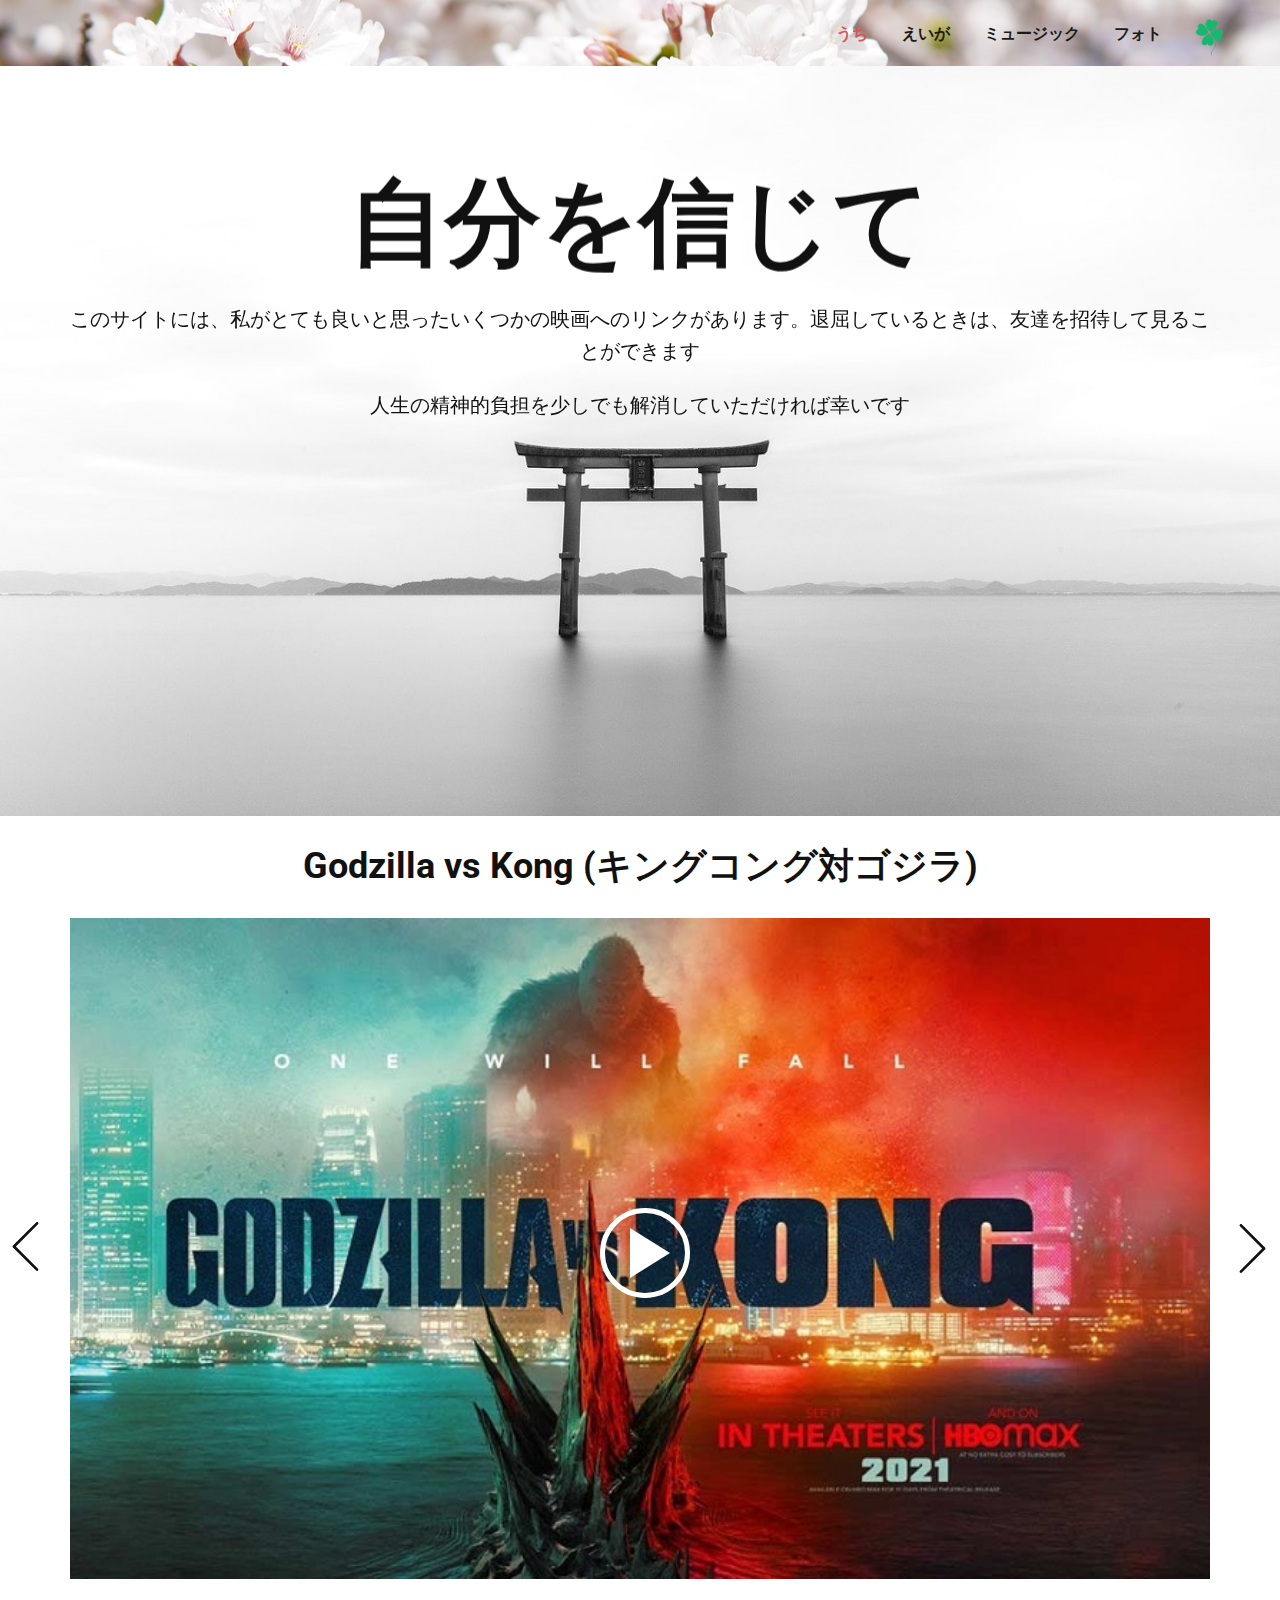
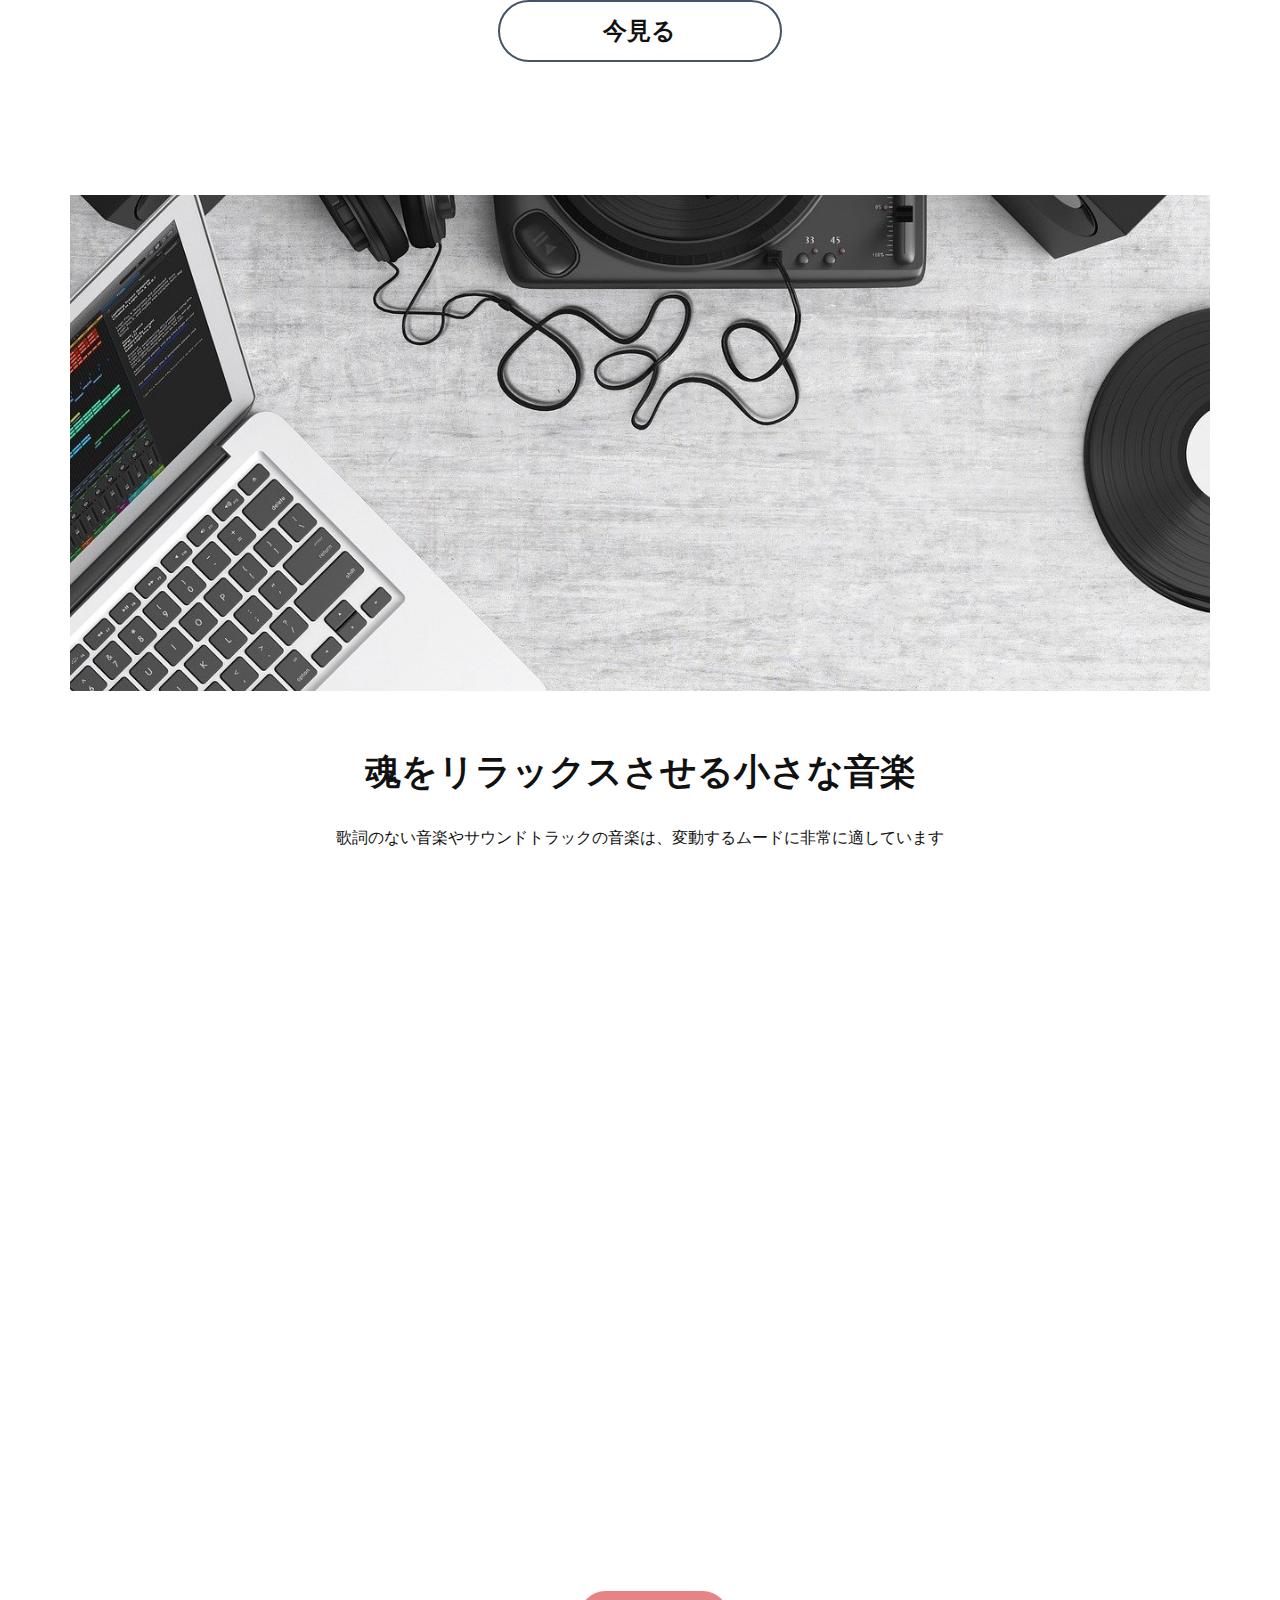
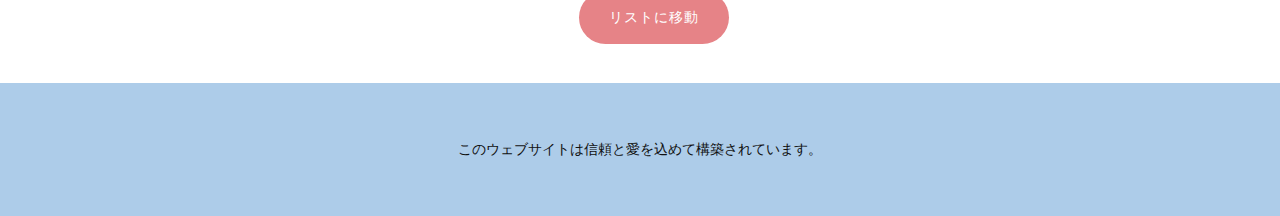
<file: index.html>
<!DOCTYPE html>
<html style="font-size: 16px;">

<head>
  <meta name="viewport" content="width=device-width, initial-scale=1.0">
  <meta charset="utf-8">
  <meta name="keywords" content="自分を信じて">
  <meta name="description" content="​このウェブサイトは、退屈で退屈な流行の日の精神を強化することを目的として作成されました">
  <meta name="page_type" content="np-template-header-footer-from-plugin">
  <title>お願いだから泣かないで</title>
  <link rel="apple-touch-icon" sizes="180x180" href="favicon/apple-touch-icon.png">
  <link rel="icon" type="image/png" sizes="32x32" href="favicon/favicon-32x32.png">
  <link rel="icon" type="image/png" sizes="16x16" href="favicon/favicon-16x16.png">
  <link rel="manifest" href="favicon/site.webmanifest">
  <link rel="stylesheet" href="nicepage.css" media="screen">
  <link rel="stylesheet" href="うち.css" media="screen">
  <script class="u-script" type="text/javascript" src="jquery.js" defer=""></script>
  <script class="u-script" type="text/javascript" src="nicepage.js" defer=""></script>
  <meta name="generator" content="Nicepage 3.23.0, nicepage.com">








  <link id="u-theme-google-font" rel="stylesheet"
    href="https://fonts.googleapis.com/css?family=Roboto:100,100i,300,300i,400,400i,500,500i,700,700i,900,900i|Open+Sans:300,300i,400,400i,600,600i,700,700i,800,800i">






  <script type="application/ld+json">
    {
      "@context": "http://schema.org",
      "@type": "Organization",
      "name": "",
      "logo": "images/istockphoto-1254566487-612x612-removebg-preview.png"
    }
  </script>
  <meta name="theme-color" content="#478ac9">
  <meta property="og:title" content="うち">
  <meta property="og:description" content="​このウェブサイトは、退屈で退屈な流行の日の精神を強化することを目的として作成されました">
  <meta property="og:type" content="website">
</head>

<body data-home-page="うち.html" data-home-page-title="うち" class="u-body">
  <header class="u-clearfix u-header u-image u-sticky u-sticky-8713 u-valign-middle-sm u-header" id="sec-ef96"
    data-image-width="1280" data-image-height="855">
    <div class="u-clearfix u-sheet u-sheet-1">
      <a href="うち.html" data-page-id="220400551" class="u-image u-image-default u-logo u-image-1" data-image-width="500"
        data-image-height="500" title="うち">
        <img src="images/istockphoto-1254566487-612x612-removebg-preview.png" class="u-logo-image u-logo-image-1">
      </a>
      <nav class="u-menu u-menu-dropdown u-offcanvas u-menu-1" data-responsive-from="MD">
        <div class="menu-collapse"
          style="font-size: 1rem; letter-spacing: 0px; font-weight: 700; text-transform: uppercase;">
          <a class="u-button-style u-custom-active-border-color u-custom-active-color u-custom-border u-custom-border-color u-custom-border-radius u-custom-borders u-custom-hover-border-color u-custom-hover-color u-custom-left-right-menu-spacing u-custom-padding-bottom u-custom-text-active-color u-custom-text-color u-custom-text-hover-color u-custom-top-bottom-menu-spacing u-nav-link u-text-active-palette-1-base u-text-hover-palette-2-base"
            href="#" style="font-size: calc(1em + 10px); padding: 5px 0px;">
            <svg>
              <use xmlns:xlink="http://www.w3.org/1999/xlink" xlink:href="#menu-hamburger"></use>
            </svg>
            <svg version="1.1" xmlns="http://www.w3.org/2000/svg" xmlns:xlink="http://www.w3.org/1999/xlink">
              <defs>
                <symbol id="menu-hamburger" viewBox="0 0 16 16" style="width: 16px; height: 16px;">
                  <rect y="1" width="16" height="2"></rect>
                  <rect y="7" width="16" height="2"></rect>
                  <rect y="13" width="16" height="2"></rect>
                </symbol>
              </defs>
            </svg>
          </a>
        </div>
        <div class="u-custom-menu u-nav-container">
          <ul class="u-nav u-spacing-30 u-unstyled u-nav-1">
            <li class="u-nav-item"><a
                class="u-button-style u-nav-link u-text-active-palette-2-base u-text-grey-90 u-text-hover-grey-90"
                href="うち.html" style="padding: 14px 0px;">うち</a>
            </li>
            <li class="u-nav-item"><a
                class="u-button-style u-nav-link u-text-active-palette-2-base u-text-grey-90 u-text-hover-grey-90"
                href="えいが.html" style="padding: 14px 0px;">えいが</a>
            </li>
            <li class="u-nav-item"><a
                class="u-button-style u-nav-link u-text-active-palette-2-base u-text-grey-90 u-text-hover-grey-90"
                href="ミュージック.html" style="padding: 14px 0px;">ミュージック</a>
            </li>
            <li class="u-nav-item"><a
                class="u-button-style u-nav-link u-text-active-palette-2-base u-text-grey-90 u-text-hover-grey-90"
                style="padding: 14px 0px;">フォト</a>
            </li>
          </ul>
        </div>
        <div class="u-custom-menu u-nav-container-collapse">
          <div class="u-black u-container-style u-inner-container-layout u-opacity u-opacity-95 u-sidenav">
            <div class="u-sidenav-overflow">
              <div class="u-menu-close"></div>
              <ul class="u-align-center u-nav u-popupmenu-items u-unstyled u-nav-2">
                <li class="u-nav-item"><a class="u-button-style u-nav-link" href="うち.html"
                    style="padding: 16px 0px;">うち</a>
                </li>
                <li class="u-nav-item"><a class="u-button-style u-nav-link" href="えいが.html"
                    style="padding: 16px 0px;">えいが</a>
                </li>
                <li class="u-nav-item"><a class="u-button-style u-nav-link" href="ミュージック.html"
                    style="padding: 16px 0px;">ミュージック</a>
                </li>
                <li class="u-nav-item"><a class="u-button-style u-nav-link" style="padding: 16px 0px;">フォト</a>
                </li>
              </ul>
            </div>
          </div>
          <div class="u-black u-menu-overlay u-opacity u-opacity-70"></div>
        </div>
      </nav>
    </div>
  </header>
  <section class="skrollable u-align-center u-clearfix u-image u-parallax u-section-1" src="" id="sec-85e0"
    data-image-width="1280" data-image-height="854">
    <div class="u-clearfix u-sheet u-sheet-1">
      <h1 class="u-align-center u-text u-text-default u-title u-text-1" data-animation-name="slideIn"
        data-animation-duration="1000" data-animation-delay="0" data-animation-direction="Down">自分を信じて</h1>
      <p class="u-align-center u-large-text u-text u-text-variant u-text-2" data-animation-name="fadeIn"
        data-animation-duration="1500" data-animation-delay="1000" data-animation-direction="">
        このサイトには、私がとても良いと思ったいくつかの映画へのリンクがあ​​ります。退屈しているときは、友達を招待して見ることができます</p>
      <h5 class="u-align-center u-text u-text-default u-text-3" data-animation-name="fadeIn"
        data-animation-duration="1500" data-animation-delay="2000" data-animation-direction="">
        人生の精神的負担を少しでも解消していただければ幸いです</h5>
    </div>
  </section>
  <section id="carousel_d64b" class="u-carousel u-carousel-fade u-slide u-valign-middle-xs u-block-33c3-1"
    data-u-ride="false" data-interval="0" data-pause="false">
    <ol
      class="u-absolute-hcenter-lg u-absolute-hcenter-xl u-absolute-hcenter-xs u-carousel-indicators u-hidden-lg u-hidden-xl u-block-33c3-5">
      <li data-u-target="#carousel_d64b" class="u-active u-active-black u-grey-30" data-u-slide-to="0"
        style="background-image: none; height: 6px; width: 20px;"></li>
      <li data-u-target="#carousel_d64b" class="u-active-black u-grey-30" data-u-slide-to="1"
        style="background-image: none; height: 6px; width: 20px;"></li>
      <li data-u-target="#carousel_d64b" class="u-active-black u-grey-30" data-u-slide-to="2"
        style="background-image: none; height: 6px; width: 20px;"></li>
      <li data-u-target="#carousel_d64b" class="u-active-black u-grey-30" data-u-slide-to="3"
        style="background-image: none; height: 6px; width: 20px;"></li>
      <li data-u-target="#carousel_d64b" class="u-active-black u-grey-30"
        style="background-image: none; height: 6px; width: 20px;" data-u-slide-to="4"></li>
      <li data-u-target="#carousel_d64b" class="u-active-black u-grey-30"
        style="background-image: none; height: 6px; width: 20px;" data-u-slide-to="5"></li>
      <li data-u-target="#carousel_d64b" class="u-active-black u-grey-30"
        style="background-image: none; height: 6px; width: 20px;" data-u-slide-to="6"></li>
      <li data-u-target="#carousel_d64b" class="u-active-black u-grey-30"
        style="background-image: none; height: 6px; width: 20px;" data-u-slide-to="7"></li>
    </ol>
    <div class="u-carousel-inner" role="listbox">
      <div class="u-active u-align-center u-carousel-item u-clearfix u-white u-section-2-1">
        <div class="u-clearfix u-sheet u-sheet-1">
          <h2 class="u-text u-text-default u-text-1">Godzilla vs Kong (キングコング対ゴジラ)</h2>
          <div class="u-expanded-width-xs u-video u-video-contain u-video-1">
            <div class="embed-responsive embed-responsive-1">
              <iframe style="position: absolute;top: 0;left: 0;width: 100%;height: 100%;" class="embed-responsive-item"
                data-src="https://www.youtube.com/embed/odM92ap8_c0?mute=0&amp;showinfo=1&amp;controls=1&amp;start=0"
                data-poster="images/Godzilla-Kong-Film-5421a1.jpg" frameborder="0" allowfullscreen=""></iframe>
              <button class="u-video-poster u-video-poster-1" data-src="images/Godzilla-Kong-Film-5421a1.jpg"></button>
            </div>
          </div>
          <a href="https://phimmoiplus.net/info/godzilla-dai-chien-kong-pm8757"
            class="u-border-2 u-border-palette-1-dark-2 u-btn u-btn-round u-button-style u-hover-black u-radius-50 u-white u-btn-1"
            target="_blank"> 今見る</a>
        </div>
      </div>
      <div class="u-align-center u-carousel-item u-clearfix u-section-2-2">
        <div class="u-clearfix u-sheet u-sheet-1">
          <h2 class="u-text u-text-default u-text-1">
            <span style="font-weight: 700;">A Quiet Place</span> (<b>クワイエット・プレイス)</b>
          </h2>
          <div class="u-expanded-width-xs u-video u-video-contain u-video-1">
            <div class="embed-responsive embed-responsive-1">
              <iframe style="position: absolute;top: 0;left: 0;width: 100%;height: 100%;" class="embed-responsive-item"
                data-src="https://www.youtube.com/embed/WR7cc5t7tv8?mute=0&amp;showinfo=1&amp;controls=1&amp;start=0"
                data-poster="images/A-Quiet-Place-film.jpg" frameborder="0" allowfullscreen=""></iframe>
              <button class="u-video-poster u-video-poster-1" data-src="images/A-Quiet-Place-film.jpg"></button>
            </div>
          </div>
          <a href="https://phimmoiplus.net/info/vung-dat-cam-lang-pm390"
            class="u-border-2 u-border-palette-1-dark-2 u-btn u-btn-round u-button-style u-hover-black u-radius-50 u-white u-btn-1"
            target="_blank"> 今見る</a>
        </div>
      </div>
      <div class="u-align-center u-carousel-item u-clearfix u-section-2-3">
        <div class="u-clearfix u-sheet u-sheet-1">
          <h2 class="u-text u-text-default u-text-1"> A Quiet Place Part II&nbsp;(<b></b>クワイエット・プレイス 破られた沈黙<b>)</b>
          </h2>
          <div class="u-expanded-width-xs u-video u-video-contain u-video-1">
            <div class="embed-responsive embed-responsive-1">
              <iframe style="position: absolute;top: 0;left: 0;width: 100%;height: 100%;" class="embed-responsive-item"
                data-src="https://www.youtube.com/embed/BpdDN9d9Jio?mute=0&amp;showinfo=1&amp;controls=1&amp;start=0"
                data-poster="images/quiet-place-2.jpg" frameborder="0" allowfullscreen=""></iframe>
              <button class="u-video-poster u-video-poster-1" data-src="images/quiet-place-2.jpg"></button>
            </div>
          </div>
          <a href="https://phimmoiplus.net/info/vung-dat-cam-lang-2-pm7931"
            class="u-border-2 u-border-palette-1-dark-2 u-btn u-btn-round u-button-style u-hover-black u-radius-50 u-white u-btn-1"
            target="_blank"> 今見る</a>
        </div>
      </div>
      <div class="u-align-center u-carousel-item u-clearfix u-section-2-4">
        <div class="u-clearfix u-sheet u-sheet-1">
          <h2 class="u-text u-text-default u-text-1">The Suicide Squad (スーサイド・スクワッド)</h2>
          <div class="u-expanded-width-xs u-video u-video-contain u-video-1">
            <div class="embed-responsive embed-responsive-1">
              <iframe style="position: absolute;top: 0;left: 0;width: 100%;height: 100%;" class="embed-responsive-item"
                data-src="https://www.youtube.com/embed/eg5ciqQzmK0?mute=0&amp;showinfo=1&amp;controls=1&amp;start=0"
                data-poster="images/The-Suicide-Squad-Online-Quad-1200.jpg" frameborder="0" allowfullscreen=""></iframe>
              <button class="u-video-poster u-video-poster-1"
                data-src="images/The-Suicide-Squad-Online-Quad-1200.jpg"></button>
            </div>
          </div>
          <a href="https://vphimzz.net/phim/the-suicide-squad-biet-doi-cam-tu-AHAFE/"
            class="u-border-2 u-border-palette-1-dark-2 u-btn u-btn-round u-button-style u-hover-black u-radius-50 u-white u-btn-1"
            target="_blank"> 今見る</a>
        </div>
      </div>
      <div class="u-align-center u-carousel-item u-clearfix u-section-2-5">
        <div class="u-clearfix u-sheet u-sheet-1">
          <h2 class="u-text u-text-default u-text-1">The dog of flanders (劇場版 フランダースの犬)</h2>
          <div class="u-expanded-width-xs u-video u-video-contain u-video-1">
            <div class="embed-responsive embed-responsive-1">
              <iframe style="position: absolute;top: 0;left: 0;width: 100%;height: 100%;" class="embed-responsive-item"
                data-src="https://www.youtube.com/embed/FgVKf8tgOug?mute=0&amp;showinfo=1&amp;controls=0&amp;start=0"
                data-poster="images/3975850.webp" frameborder="0" allowfullscreen=""></iframe>
              <button class="u-video-poster u-video-poster-1" data-src="images/3975850.webp"></button>
            </div>
          </div>
          <a href="https://youtu.be/51gIV1WOxdI"
            class="u-border-2 u-border-palette-1-dark-2 u-btn u-btn-round u-button-style u-hover-black u-radius-50 u-white u-btn-1"
            target="_blank"> 今見る</a>
        </div>
      </div>
      <div class="u-align-center u-carousel-item u-clearfix u-section-2-6">
        <div class="u-clearfix u-sheet u-sheet-1">
          <h2 class="u-text u-text-default u-text-1">Grave Of The Fireflies (​火垂るの墓)</h2>
          <div class="u-expanded-width-xs u-video u-video-contain u-video-1">
            <div class="embed-responsive embed-responsive-1">
              <iframe style="position: absolute;top: 0;left: 0;width: 100%;height: 100%;" class="embed-responsive-item"
                data-src="https://www.youtube.com/embed/4vPeTSRd580?mute=0&amp;showinfo=1&amp;controls=1&amp;start=0"
                data-poster="images/1-152394173625611810640041.jpg" frameborder="0" allowfullscreen=""></iframe>
              <button class="u-video-poster u-video-poster-1" data-src="images/1-152394173625611810640041.jpg"></button>
            </div>
          </div>
          <a href="https://youtu.be/8qmKpoEhqzg"
            class="u-border-2 u-border-palette-1-dark-2 u-btn u-btn-round u-button-style u-hover-black u-radius-50 u-white u-btn-1"
            target="_blank"> 今見る</a>
        </div>
      </div>
      <div class="u-align-center u-carousel-item u-clearfix u-section-2-7">
        <div class="u-clearfix u-sheet u-sheet-1">
          <h2 class="u-text u-text-default u-text-1"> Hotarubi no Mori e&nbsp;(<b></b> 蛍火の杜へ<b>)</b>
          </h2>
          <div class="u-expanded-width-xs u-video u-video-contain u-video-1">
            <div class="embed-responsive embed-responsive-1">
              <iframe style="position: absolute;top: 0;left: 0;width: 100%;height: 100%;" class="embed-responsive-item"
                data-src="https://www.youtube.com/embed/zOc3pbvFAww?mute=0&amp;showinfo=1&amp;controls=1&amp;start=0"
                data-poster="images/MV5BM2FkZjM5ODUtMGM0OC00ZTk2LWFjZDYtNmIzMGRhZWY0MjExXkEyXkFqcGdeQXVyNDgyODgxNjE._V1_1.jpg"
                frameborder="0" allowfullscreen=""></iframe>
              <button class="u-video-poster u-video-poster-1"
                data-src="images/MV5BM2FkZjM5ODUtMGM0OC00ZTk2LWFjZDYtNmIzMGRhZWY0MjExXkEyXkFqcGdeQXVyNDgyODgxNjE._V1_1.jpg"></button>
            </div>
          </div>
          <a href="https://dongphym.co/en/movie/lac-vao-khu-rung-dom-dom-into-the-forest-of-fireflies-light-hotarubi-no-mori-e-2011_1crynQbW.html"
            class="u-border-2 u-border-palette-1-dark-2 u-btn u-btn-round u-button-style u-hover-black u-radius-50 u-white u-btn-1"
            target="_blank"> 今見る</a>
        </div>
      </div>
      <div class="u-align-center u-carousel-item u-clearfix u-white u-section-2-8">
        <div class="u-clearfix u-sheet u-sheet-1">
          <h2 class="u-text u-text-default u-text-1"> A Silent Voice (<b></b> 聲の形<b>)</b>
          </h2>
          <div class="u-expanded-width-xs u-video u-video-contain u-video-1">
            <div class="embed-responsive embed-responsive-1">
              <iframe style="position: absolute;top: 0;left: 0;width: 100%;height: 100%;" class="embed-responsive-item"
                data-src="https://www.youtube.com/embed/nfK6UgLra7g?mute=0&amp;showinfo=1&amp;controls=1&amp;start=0"
                data-poster="images/4308800_A-Silent-Voice-The-Movie.jpg" frameborder="0" allowfullscreen=""></iframe>
              <button class="u-video-poster u-video-poster-1"
                data-src="images/4308800_A-Silent-Voice-The-Movie.jpg"></button>
            </div>
          </div>
          <a href="https://phimmoiplus.net/xem/phim-dang-hinh-thanh-am-pm73829"
            class="u-border-2 u-border-palette-1-dark-2 u-btn u-btn-round u-button-style u-hover-black u-radius-50 u-white u-btn-1"
            target="_blank"> 今見る</a>
        </div>
      </div>
    </div>
    <a class="u-carousel-control u-carousel-control-prev u-hidden-md u-hidden-sm u-hidden-xs u-icon-circle u-text-body-color u-block-33c3-3"
      href="#carousel_d64b" role="button" data-u-slide="prev">
      <span aria-hidden="true">
        <svg viewBox="0 0 477.175 477.175">
          <path d="M145.188,238.575l215.5-215.5c5.3-5.3,5.3-13.8,0-19.1s-13.8-5.3-19.1,0l-225.1,225.1c-5.3,5.3-5.3,13.8,0,19.1l225.1,225
                    c2.6,2.6,6.1,4,9.5,4s6.9-1.3,9.5-4c5.3-5.3,5.3-13.8,0-19.1L145.188,238.575z"></path>
        </svg>
      </span>
      <span class="sr-only">Previous</span>
    </a>
    <a class="u-carousel-control u-carousel-control-next u-hidden-md u-hidden-sm u-hidden-xs u-icon-circle u-text-body-color u-block-33c3-4"
      href="#carousel_d64b" role="button" data-u-slide="next">
      <span aria-hidden="true">
        <svg viewBox="0 0 477.175 477.175">
          <path
            d="M360.731,229.075l-225.1-225.1c-5.3-5.3-13.8-5.3-19.1,0s-5.3,13.8,0,19.1l215.5,215.5l-215.5,215.5
                    c-5.3,5.3-5.3,13.8,0,19.1c2.6,2.6,6.1,4,9.5,4c3.4,0,6.9-1.3,9.5-4l225.1-225.1C365.931,242.875,365.931,234.275,360.731,229.075z">
          </path>
        </svg>
      </span>
      <span class="sr-only">Next</span>
    </a>
  </section>
  <section class="u-clearfix u-section-3" id="sec-c1f1">
    <div class="u-clearfix u-sheet u-sheet-1">
      <div class="u-clearfix u-expanded-width u-gutter-0 u-layout-wrap u-layout-wrap-1">
        <div class="u-gutter-0 u-layout">
          <div class="u-layout-col">
            <div class="u-align-left u-container-style u-image u-layout-cell u-size-30 u-image-1" data-image-width="150"
              data-image-height="90">
              <div class="u-container-layout u-container-layout-1"></div>
            </div>
            <div class="u-align-center u-container-style u-layout-cell u-size-30 u-white u-layout-cell-2">
              <div class="u-container-layout u-container-layout-2">
                <h2 class="u-align-center u-text u-text-default u-text-1"> 魂をリラックスさせる小さな音楽</h2>
                <p class="u-align-center u-text u-text-2"> 歌詞のない音楽やサウンドトラックの音楽は、変動するムードに非常に適しています</p>
                <div class="u-video u-video-cover u-video-1">
                  <div class="embed-responsive embed-responsive-1">
                    <iframe style="position: absolute;top: 0;left: 0;width: 100%;height: 100%;"
                      class="embed-responsive-item"
                      src="https://www.youtube.com/embed/sOrvzpIT9CM?mute=0&amp;showinfo=0&amp;controls=0&amp;start=0"
                      frameborder="0" allowfullscreen=""></iframe>
                  </div>
                </div>
                <div class="u-video u-video-contain u-video-2">
                  <div class="embed-responsive embed-responsive-2">
                    <iframe style="position: absolute;top: 0;left: 0;width: 100%;height: 100%;"
                      class="embed-responsive-item"
                      src="https://www.youtube.com/embed/VNdHd1asf9s?mute=0&amp;showinfo=0&amp;controls=0&amp;start=0"
                      frameborder="0" allowfullscreen=""></iframe>
                  </div>
                </div>
              </div>
            </div>
          </div>
        </div>
      </div>
    </div>
  </section>
  <section class="u-clearfix u-section-4" id="sec-bfe0">
    <div class="u-clearfix u-sheet u-valign-top-md u-valign-top-sm u-sheet-1">
      <div class="u-video u-video-contain u-video-1">
        <div class="embed-responsive embed-responsive-1">
          <iframe style="position: absolute;top: 0;left: 0;width: 100%;height: 100%;" class="embed-responsive-item"
            src="https://www.youtube.com/embed/lNHLoSgCL9c?mute=0&amp;showinfo=0&amp;controls=0&amp;start=0"
            frameborder="0" allowfullscreen=""></iframe>
        </div>
      </div>
      <div class="u-video u-video-contain u-video-2">
        <div class="embed-responsive embed-responsive-2">
          <iframe style="position: absolute;top: 0;left: 0;width: 100%;height: 100%;" class="embed-responsive-item"
            src="https://www.youtube.com/embed/i0LRtNwiORY?mute=0&amp;showinfo=0&amp;controls=0&amp;start=0"
            frameborder="0" allowfullscreen=""></iframe>
        </div>
      </div>
      <a href="#" class="u-border-none u-btn u-btn-round u-button-style u-palette-2-light-1 u-radius-29 u-btn-1">
        リストに移動</a>
    </div>
  </section>



  <footer class="u-align-center u-clearfix u-footer u-palette-1-light-2 u-footer" id="sec-8311">
    <div class="u-clearfix u-sheet u-sheet-1">
      <p class="u-small-text u-text u-text-variant u-text-1"> このウェブサイトは信頼と愛を込めて構築されています。</p>
    </div>
  </footer>
</body>

</html>
</file>
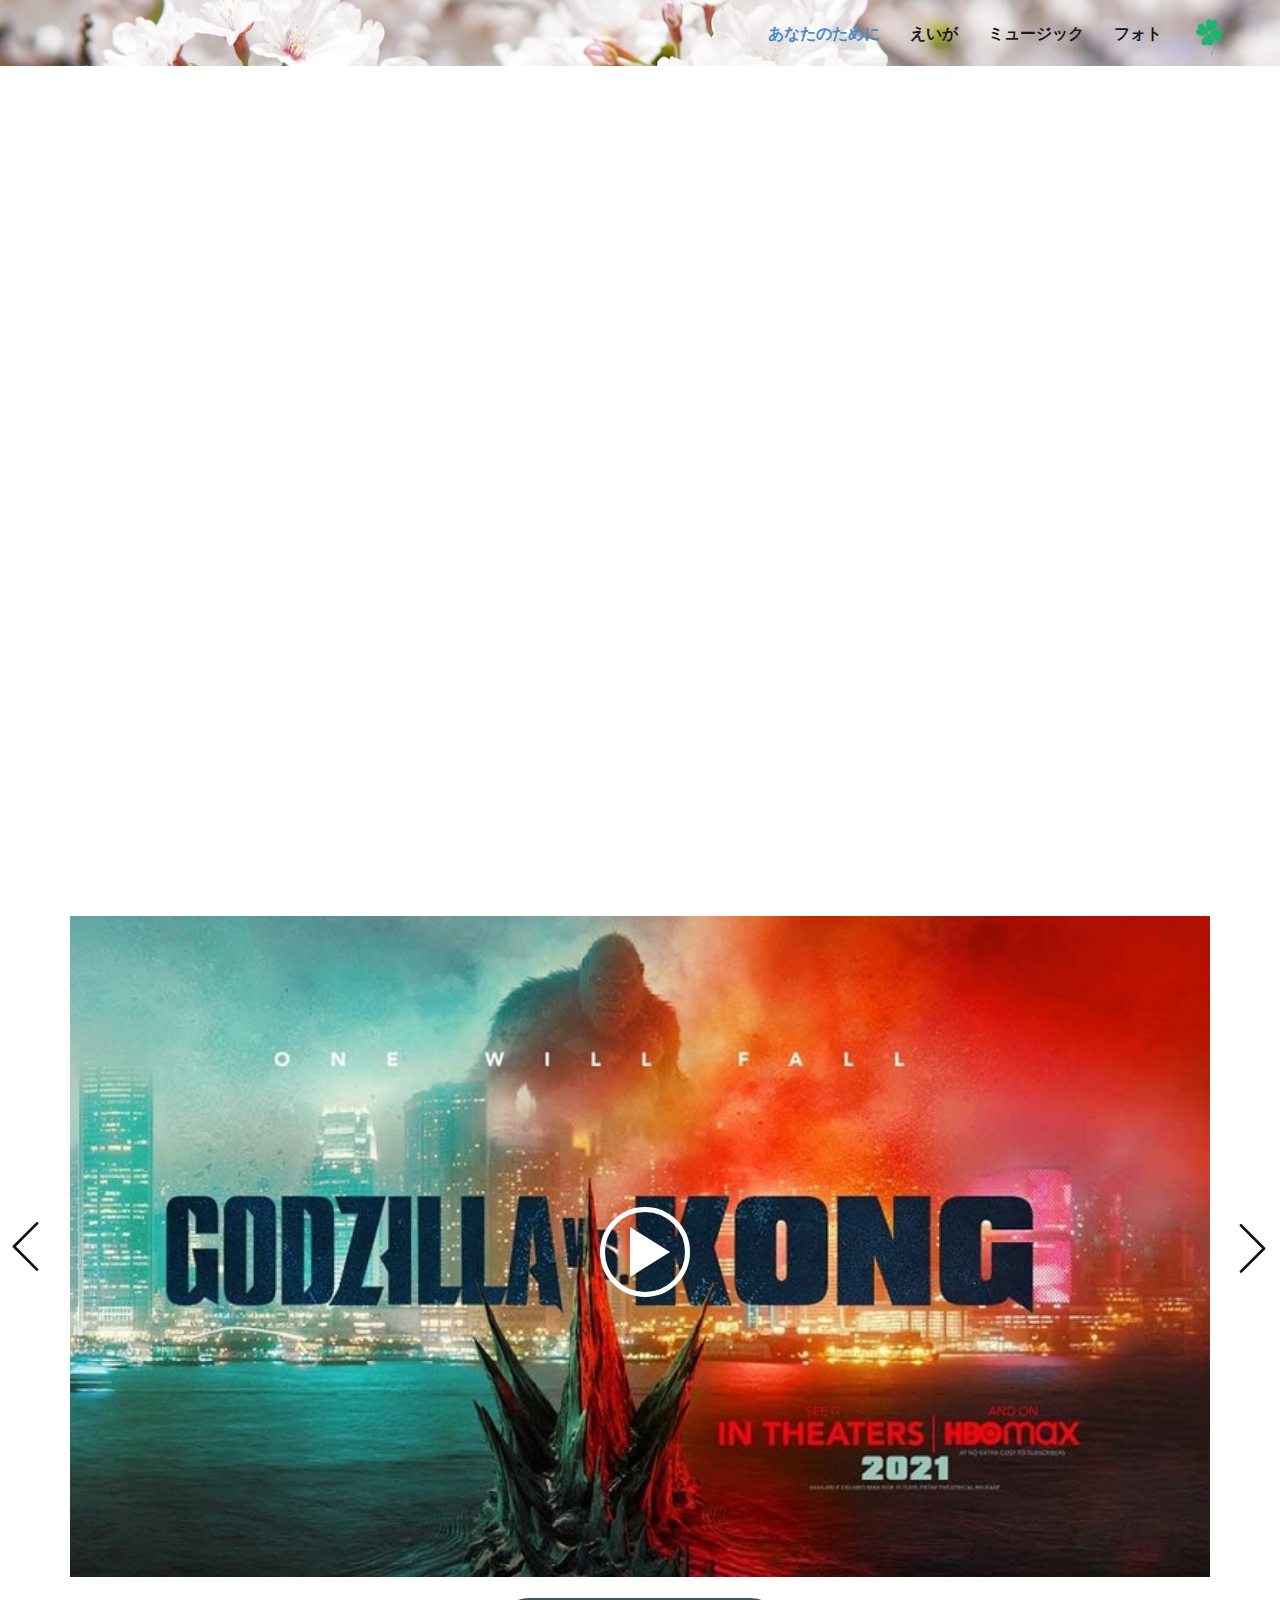
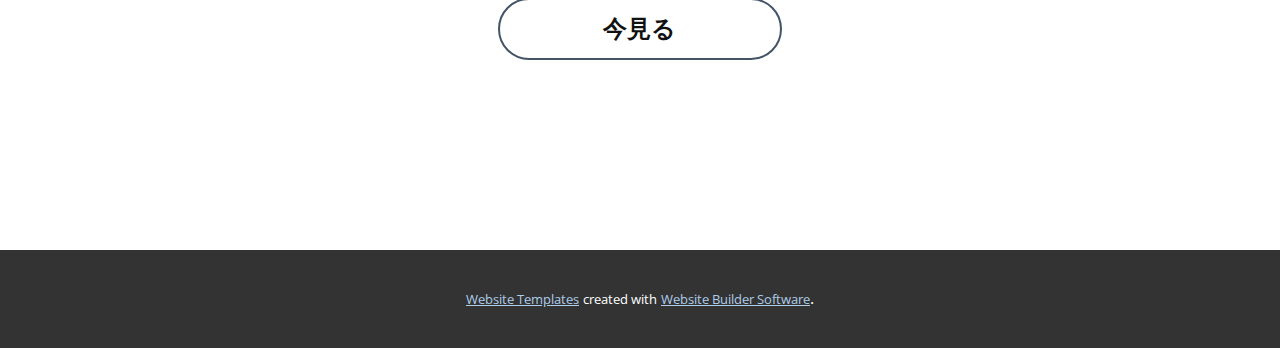
<file: あなたのために.html>
<!DOCTYPE html>
<html style="font-size: 16px;">
  <head>
    <meta name="viewport" content="width=device-width, initial-scale=1.0">
    <meta charset="utf-8">
    <meta name="keywords" content="自分を信じて">
    <meta name="description" content="​このウェブサイトは、退屈で退屈な流行の日の精神を強化することを目的として作成されました">
    <meta name="page_type" content="np-template-header-footer-from-plugin">
    <title>あなたのために</title>
    <link rel="stylesheet" href="nicepage.css" media="screen">
<link rel="stylesheet" href="あなたのために.css" media="screen">
    <script class="u-script" type="text/javascript" src="jquery.js" defer=""></script>
    <script class="u-script" type="text/javascript" src="nicepage.js" defer=""></script>
    <meta name="generator" content="Nicepage 3.23.0, nicepage.com">
    
    
    
    
    <link id="u-theme-google-font" rel="stylesheet" href="https://fonts.googleapis.com/css?family=Roboto:100,100i,300,300i,400,400i,500,500i,700,700i,900,900i|Open+Sans:300,300i,400,400i,600,600i,700,700i,800,800i">
    
    
    
    
    <script type="application/ld+json">{
		"@context": "http://schema.org",
		"@type": "Organization",
		"name": "",
		"logo": "images/istockphoto-1254566487-612x612-removebg-preview.png"
}</script>
    <meta name="theme-color" content="#478ac9">
    <meta property="og:title" content="あなたのために">
    <meta property="og:description" content="​このウェブサイトは、退屈で退屈な流行の日の精神を強化することを目的として作成されました">
    <meta property="og:type" content="website">
  </head>
  <body class="u-body"><header class="u-clearfix u-header u-image u-sticky u-sticky-8713 u-valign-middle-sm u-header" id="sec-ef96" data-image-width="1280" data-image-height="855"><div class="u-clearfix u-sheet u-sheet-1">
        <a href="あなたのために.html" data-page-id="220400551" class="u-image u-image-default u-logo u-image-1" data-image-width="500" data-image-height="500" title="うち">
          <img src="images/istockphoto-1254566487-612x612-removebg-preview.png" class="u-logo-image u-logo-image-1">
        </a>
        <nav class="u-menu u-menu-dropdown u-offcanvas u-menu-1" data-responsive-from="MD">
          <div class="menu-collapse" style="font-size: 1rem; letter-spacing: 0px; font-weight: 700; text-transform: uppercase;">
            <a class="u-button-style u-custom-active-border-color u-custom-active-color u-custom-border u-custom-border-color u-custom-border-radius u-custom-borders u-custom-hover-border-color u-custom-hover-color u-custom-left-right-menu-spacing u-custom-padding-bottom u-custom-text-active-color u-custom-text-color u-custom-text-hover-color u-custom-top-bottom-menu-spacing u-nav-link u-text-active-palette-1-base u-text-hover-palette-2-base" href="#" style="font-size: calc(1em + 10px); padding: 5px 0px;">
              <svg><use xmlns:xlink="http://www.w3.org/1999/xlink" xlink:href="#menu-hamburger"></use></svg>
              <svg version="1.1" xmlns="http://www.w3.org/2000/svg" xmlns:xlink="http://www.w3.org/1999/xlink"><defs><symbol id="menu-hamburger" viewBox="0 0 16 16" style="width: 16px; height: 16px;"><rect y="1" width="16" height="2"></rect><rect y="7" width="16" height="2"></rect><rect y="13" width="16" height="2"></rect>
</symbol>
</defs></svg>
            </a>
          </div>
          <div class="u-custom-menu u-nav-container">
            <ul class="u-nav u-spacing-30 u-unstyled u-nav-1"><li class="u-nav-item"><a class="u-button-style u-nav-link u-text-active-palette-1-base u-text-grey-90 u-text-hover-grey-90" href="うち.html" style="padding: 14px 0px;">あなたのために</a>
</li><li class="u-nav-item"><a class="u-button-style u-nav-link u-text-active-palette-1-base u-text-grey-90 u-text-hover-grey-90" href="えいが.html" style="padding: 14px 0px;">えいが</a>
</li><li class="u-nav-item"><a class="u-button-style u-nav-link u-text-active-palette-1-base u-text-grey-90 u-text-hover-grey-90" href="ミュージック.html" style="padding: 14px 0px;">ミュージック</a>
</li><li class="u-nav-item"><a class="u-button-style u-nav-link u-text-active-palette-1-base u-text-grey-90 u-text-hover-grey-90" style="padding: 14px 0px;">フォト</a>
</li></ul>
          </div>
          <div class="u-custom-menu u-nav-container-collapse">
            <div class="u-black u-container-style u-inner-container-layout u-opacity u-opacity-95 u-sidenav">
              <div class="u-sidenav-overflow">
                <div class="u-menu-close"></div>
                <ul class="u-align-center u-nav u-popupmenu-items u-unstyled u-nav-2"><li class="u-nav-item"><a class="u-button-style u-nav-link" href="うち.html" style="padding: 16px 0px;">あなたのために</a>
</li><li class="u-nav-item"><a class="u-button-style u-nav-link" href="えいが.html" style="padding: 16px 0px;">えいが</a>
</li><li class="u-nav-item"><a class="u-button-style u-nav-link" href="ミュージック.html" style="padding: 16px 0px;">ミュージック</a>
</li><li class="u-nav-item"><a class="u-button-style u-nav-link" style="padding: 16px 0px;">フォト</a>
</li></ul>
              </div>
            </div>
            <div class="u-black u-menu-overlay u-opacity u-opacity-70"></div>
          </div>
        </nav>
      </div></header>
    <section class="u-align-center u-clearfix u-video u-section-1" src="" id="sec-85e0">
      <div class="u-background-video u-expanded" style="filter: brightness(0.75);">
        <div class="embed-responsive embed-responsive-1">
          <iframe style="position: absolute;top: 0;left: 0;width: 100%;height: 100%;" class="embed-responsive-item" src="https://player.vimeo.com/video/587498908?loop=0&amp;muted=0&amp;title=0&amp;autoplay=1" frameborder="0" allowfullscreen=""></iframe>
        </div>
      </div>
      <div class="u-clearfix u-sheet u-sheet-1">
        <h1 class="u-align-center u-text u-text-body-alt-color u-text-default u-title u-text-1" data-animation-name="slideIn" data-animation-duration="1000" data-animation-delay="0" data-animation-direction="Down">自分を信じて</h1>
        <p class="u-align-center u-large-text u-text u-text-body-alt-color u-text-default u-text-variant u-text-2" data-animation-name="fadeIn" data-animation-duration="1500" data-animation-delay="1000" data-animation-direction=""> このサイトには、私がとても良いと思ったいくつかの映画へのリンクがあります。退屈しているときは、友達を招待して見ることができます</p>
        <h5 class="u-align-center u-text u-text-body-alt-color u-text-default u-text-3" data-animation-name="fadeIn" data-animation-duration="1500" data-animation-delay="2000" data-animation-direction=""> 人生の精神的負担を少しでも解消していただければ幸いです</h5>
      </div>
    </section>
    <section id="carousel_d64b" class="u-carousel u-carousel-fade u-slide u-valign-middle-xs u-block-33c3-1" data-u-ride="false" data-interval="0" data-pause="false">
      <ol class="u-absolute-hcenter-lg u-absolute-hcenter-xl u-carousel-indicators u-hidden-lg u-hidden-xl u-block-33c3-5">
        <li data-u-target="#carousel_d64b" class="u-active u-active-black u-grey-30" data-u-slide-to="0" style="background-image: none; height: 6px; width: 20px;"></li>
        <li data-u-target="#carousel_d64b" class="u-active-black u-grey-30" data-u-slide-to="1" style="background-image: none; height: 6px; width: 20px;"></li>
        <li data-u-target="#carousel_d64b" class="u-active-black u-grey-30" data-u-slide-to="2" style="background-image: none; height: 6px; width: 20px;"></li>
        <li data-u-target="#carousel_d64b" class="u-active-black u-grey-30" data-u-slide-to="3" style="background-image: none; height: 6px; width: 20px;"></li>
      </ol>
      <div class="u-carousel-inner" role="listbox">
        <div class="u-active u-align-center u-carousel-item u-clearfix u-section-2-1">
          <div class="u-clearfix u-sheet u-sheet-1">
            <div class="u-expanded-width-xs u-video u-video-contain u-video-1">
              <div class="embed-responsive embed-responsive-1">
                <iframe style="position: absolute;top: 0;left: 0;width: 100%;height: 100%;" class="embed-responsive-item" data-src="https://www.youtube.com/embed/odM92ap8_c0?mute=1&amp;showinfo=1&amp;controls=1&amp;start=0" data-poster="images/Godzilla-Kong-Film-5421a1.jpg" frameborder="0" allowfullscreen=""></iframe>
                <button class="u-video-poster u-video-poster-1" data-src="images/Godzilla-Kong-Film-5421a1.jpg"></button>
              </div>
            </div>
            <a href="" class="u-border-2 u-border-palette-1-dark-2 u-btn u-btn-round u-button-style u-hover-black u-radius-50 u-white u-btn-1"> 今見る</a>
          </div>
        </div>
        <div class="u-align-center u-carousel-item u-clearfix u-section-2-2">
          <div class="u-clearfix u-sheet u-sheet-1">
            <div class="u-expanded-width-xs u-video u-video-contain u-video-1">
              <div class="embed-responsive embed-responsive-1">
                <iframe style="position: absolute;top: 0;left: 0;width: 100%;height: 100%;" class="embed-responsive-item" data-src="https://www.youtube.com/embed/WR7cc5t7tv8?mute=0&amp;showinfo=1&amp;controls=1&amp;start=0" data-poster="images/A-Quiet-Place-film.jpg" frameborder="0" allowfullscreen=""></iframe>
                <button class="u-video-poster u-video-poster-1" data-src="images/A-Quiet-Place-film.jpg"></button>
              </div>
            </div>
            <a href="" class="u-border-2 u-border-palette-1-dark-2 u-btn u-btn-round u-button-style u-hover-black u-radius-50 u-white u-btn-1" data-animation-name="" data-animation-duration="0" data-animation-delay="0" data-animation-direction=""> 今見る</a>
          </div>
        </div>
        <div class="u-align-center u-carousel-item u-clearfix u-section-2-3">
          <div class="u-clearfix u-sheet u-sheet-1">
            <div class="u-expanded-width-xs u-video u-video-contain u-video-1">
              <div class="embed-responsive embed-responsive-1">
                <iframe style="position: absolute;top: 0;left: 0;width: 100%;height: 100%;" class="embed-responsive-item" data-src="https://www.youtube.com/embed/BpdDN9d9Jio?mute=0&amp;showinfo=1&amp;controls=1&amp;start=0" data-poster="images/quiet-place-2.jpg" frameborder="0" allowfullscreen=""></iframe>
                <button class="u-video-poster u-video-poster-1" data-src="images/quiet-place-2.jpg"></button>
              </div>
            </div>
            <a href="" class="u-border-2 u-border-palette-1-dark-2 u-btn u-btn-round u-button-style u-hover-black u-radius-50 u-white u-btn-1" data-animation-name="" data-animation-duration="0" data-animation-delay="0" data-animation-direction=""> 今見る</a>
          </div>
        </div>
        <div class="u-align-center u-carousel-item u-clearfix u-section-2-4">
          <div class="u-clearfix u-sheet u-sheet-1">
            <div class="u-expanded-width-xs u-video u-video-contain u-video-1">
              <div class="embed-responsive embed-responsive-1">
                <iframe style="position: absolute;top: 0;left: 0;width: 100%;height: 100%;" class="embed-responsive-item" data-src="https://www.youtube.com/embed/eg5ciqQzmK0?mute=0&amp;showinfo=1&amp;controls=1&amp;start=0" data-poster="images/The-Suicide-Squad-Online-Quad-1200.jpg" frameborder="0" allowfullscreen=""></iframe>
                <button class="u-video-poster u-video-poster-1" data-src="images/The-Suicide-Squad-Online-Quad-1200.jpg"></button>
              </div>
            </div>
            <a href="" class="u-border-2 u-border-palette-1-dark-2 u-btn u-btn-round u-button-style u-hover-black u-radius-50 u-white u-btn-1" data-animation-name="" data-animation-duration="0" data-animation-delay="0" data-animation-direction=""> 今見る</a>
          </div>
        </div>
      </div>
      <a class="u-carousel-control u-carousel-control-prev u-hidden-md u-hidden-sm u-hidden-xs u-icon-circle u-text-body-color u-block-33c3-3" href="#carousel_d64b" role="button" data-u-slide="prev">
        <span aria-hidden="true">
          <svg viewBox="0 0 477.175 477.175"><path d="M145.188,238.575l215.5-215.5c5.3-5.3,5.3-13.8,0-19.1s-13.8-5.3-19.1,0l-225.1,225.1c-5.3,5.3-5.3,13.8,0,19.1l225.1,225
                    c2.6,2.6,6.1,4,9.5,4s6.9-1.3,9.5-4c5.3-5.3,5.3-13.8,0-19.1L145.188,238.575z"></path></svg>
        </span>
        <span class="sr-only">Previous</span>
      </a>
      <a class="u-carousel-control u-carousel-control-next u-hidden-md u-hidden-sm u-hidden-xs u-icon-circle u-text-body-color u-block-33c3-4" href="#carousel_d64b" role="button" data-u-slide="next">
        <span aria-hidden="true">
          <svg viewBox="0 0 477.175 477.175"><path d="M360.731,229.075l-225.1-225.1c-5.3-5.3-13.8-5.3-19.1,0s-5.3,13.8,0,19.1l215.5,215.5l-215.5,215.5
                    c-5.3,5.3-5.3,13.8,0,19.1c2.6,2.6,6.1,4,9.5,4c3.4,0,6.9-1.3,9.5-4l225.1-225.1C365.931,242.875,365.931,234.275,360.731,229.075z"></path></svg>
        </span>
        <span class="sr-only">Next</span>
      </a>
    </section>
    
    
    
    <footer class="u-align-center u-clearfix u-footer" id="sec-8311"><div class="u-align-left u-clearfix u-sheet u-sheet-1"></div></footer>
    <section class="u-backlink u-clearfix u-grey-80">
      <a class="u-link" href="https://nicepage.com/website-templates" target="_blank">
        <span>Website Templates</span>
      </a>
      <p class="u-text">
        <span>created with</span>
      </p>
      <a class="u-link" href="https://nicepage.com/" target="_blank">
        <span>Website Builder Software</span>
      </a>. 
    </section>
  </body>
</html>
</file>
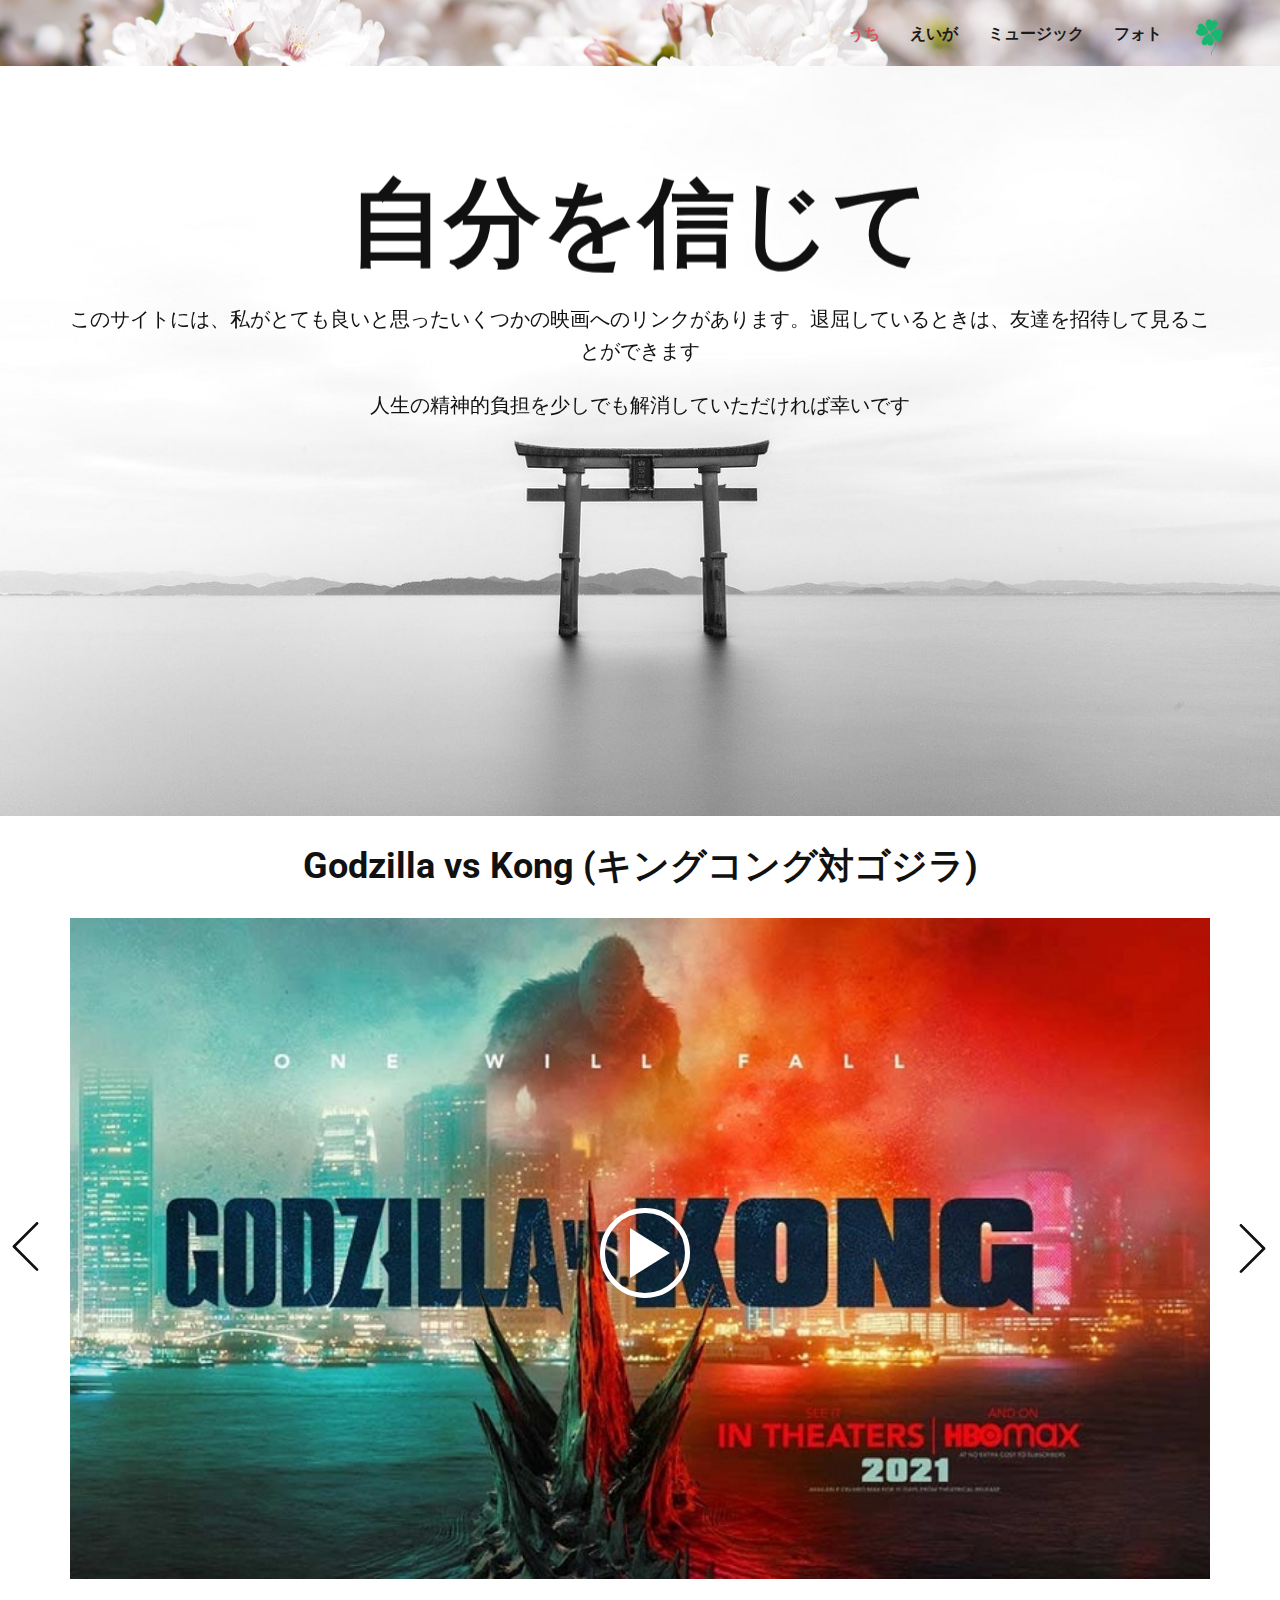
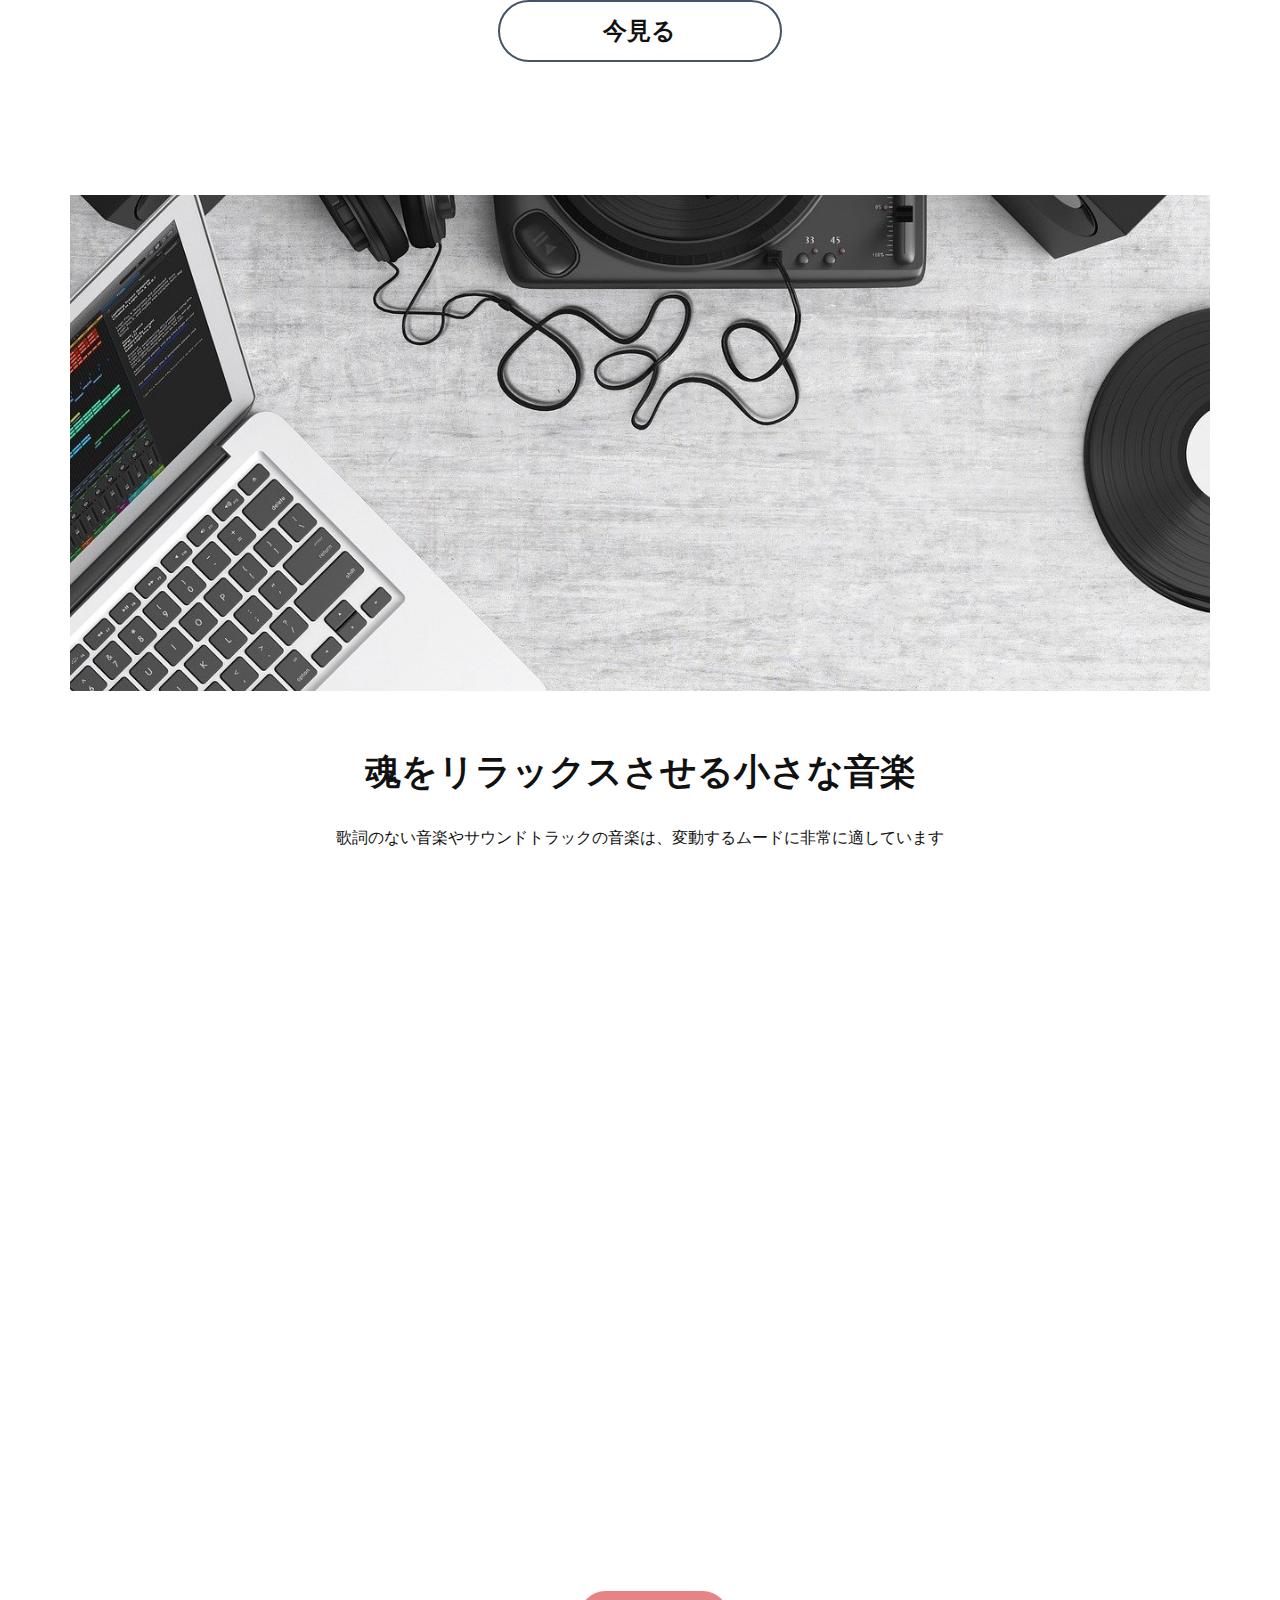
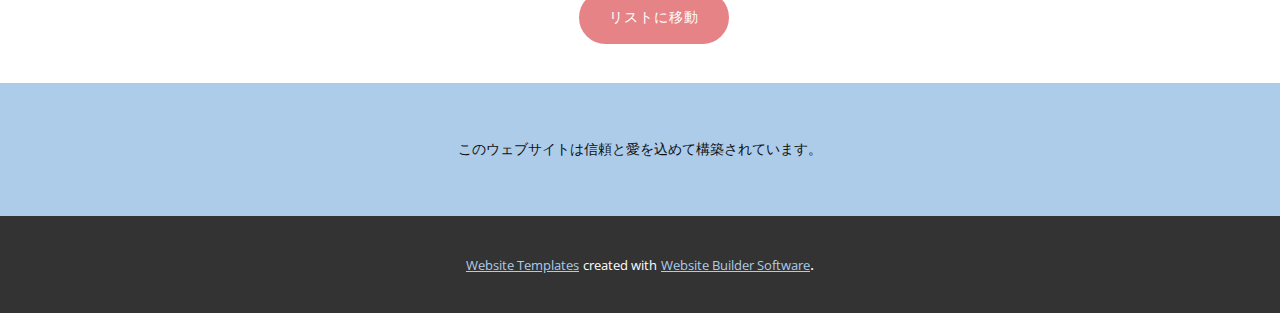
<file: うち.html>
<!DOCTYPE html>
<html style="font-size: 16px;">
  <head>
    <meta name="viewport" content="width=device-width, initial-scale=1.0">
    <meta charset="utf-8">
    <meta name="keywords" content="自分を信じて">
    <meta name="description" content="​このウェブサイトは、退屈で退屈な流行の日の精神を強化することを目的として作成されました">
    <meta name="page_type" content="np-template-header-footer-from-plugin">
    <title>うち</title>
    <link rel="stylesheet" href="nicepage.css" media="screen">
<link rel="stylesheet" href="うち.css" media="screen">
    <script class="u-script" type="text/javascript" src="jquery.js" defer=""></script>
    <script class="u-script" type="text/javascript" src="nicepage.js" defer=""></script>
    <meta name="generator" content="Nicepage 3.23.0, nicepage.com">
    
    
    
    
    
    
    
    
    <link id="u-theme-google-font" rel="stylesheet" href="https://fonts.googleapis.com/css?family=Roboto:100,100i,300,300i,400,400i,500,500i,700,700i,900,900i|Open+Sans:300,300i,400,400i,600,600i,700,700i,800,800i">
    
    
    
    
    
    
    <script type="application/ld+json">{
		"@context": "http://schema.org",
		"@type": "Organization",
		"name": "",
		"logo": "images/istockphoto-1254566487-612x612-removebg-preview.png"
}</script>
    <meta name="theme-color" content="#478ac9">
    <meta property="og:title" content="うち">
    <meta property="og:description" content="​このウェブサイトは、退屈で退屈な流行の日の精神を強化することを目的として作成されました">
    <meta property="og:type" content="website">
  </head>
  <body class="u-body"><header class="u-clearfix u-header u-image u-sticky u-sticky-8713 u-valign-middle-sm u-header" id="sec-ef96" data-image-width="1280" data-image-height="855"><div class="u-clearfix u-sheet u-sheet-1">
        <a href="うち.html" data-page-id="220400551" class="u-image u-image-default u-logo u-image-1" data-image-width="500" data-image-height="500" title="うち">
          <img src="images/istockphoto-1254566487-612x612-removebg-preview.png" class="u-logo-image u-logo-image-1">
        </a>
        <nav class="u-menu u-menu-dropdown u-offcanvas u-menu-1" data-responsive-from="MD">
          <div class="menu-collapse" style="font-size: 1rem; letter-spacing: 0px; font-weight: 700; text-transform: uppercase;">
            <a class="u-button-style u-custom-active-border-color u-custom-active-color u-custom-border u-custom-border-color u-custom-border-radius u-custom-borders u-custom-hover-border-color u-custom-hover-color u-custom-left-right-menu-spacing u-custom-padding-bottom u-custom-text-active-color u-custom-text-color u-custom-text-hover-color u-custom-top-bottom-menu-spacing u-nav-link u-text-active-palette-1-base u-text-hover-palette-2-base" href="#" style="font-size: calc(1em + 10px); padding: 5px 0px;">
              <svg><use xmlns:xlink="http://www.w3.org/1999/xlink" xlink:href="#menu-hamburger"></use></svg>
              <svg version="1.1" xmlns="http://www.w3.org/2000/svg" xmlns:xlink="http://www.w3.org/1999/xlink"><defs><symbol id="menu-hamburger" viewBox="0 0 16 16" style="width: 16px; height: 16px;"><rect y="1" width="16" height="2"></rect><rect y="7" width="16" height="2"></rect><rect y="13" width="16" height="2"></rect>
</symbol>
</defs></svg>
            </a>
          </div>
          <div class="u-custom-menu u-nav-container">
            <ul class="u-nav u-spacing-30 u-unstyled u-nav-1"><li class="u-nav-item"><a class="u-button-style u-nav-link u-text-active-palette-2-base u-text-grey-90 u-text-hover-grey-90" href="うち.html" style="padding: 14px 0px;">うち</a>
</li><li class="u-nav-item"><a class="u-button-style u-nav-link u-text-active-palette-2-base u-text-grey-90 u-text-hover-grey-90" href="えいが.html" style="padding: 14px 0px;">えいが</a>
</li><li class="u-nav-item"><a class="u-button-style u-nav-link u-text-active-palette-2-base u-text-grey-90 u-text-hover-grey-90" href="ミュージック.html" style="padding: 14px 0px;">ミュージック</a>
</li><li class="u-nav-item"><a class="u-button-style u-nav-link u-text-active-palette-2-base u-text-grey-90 u-text-hover-grey-90" style="padding: 14px 0px;">フォト</a>
</li></ul>
          </div>
          <div class="u-custom-menu u-nav-container-collapse">
            <div class="u-black u-container-style u-inner-container-layout u-opacity u-opacity-95 u-sidenav">
              <div class="u-sidenav-overflow">
                <div class="u-menu-close"></div>
                <ul class="u-align-center u-nav u-popupmenu-items u-unstyled u-nav-2"><li class="u-nav-item"><a class="u-button-style u-nav-link" href="うち.html" style="padding: 16px 0px;">うち</a>
</li><li class="u-nav-item"><a class="u-button-style u-nav-link" href="えいが.html" style="padding: 16px 0px;">えいが</a>
</li><li class="u-nav-item"><a class="u-button-style u-nav-link" href="ミュージック.html" style="padding: 16px 0px;">ミュージック</a>
</li><li class="u-nav-item"><a class="u-button-style u-nav-link" style="padding: 16px 0px;">フォト</a>
</li></ul>
              </div>
            </div>
            <div class="u-black u-menu-overlay u-opacity u-opacity-70"></div>
          </div>
        </nav>
      </div></header>
    <section class="skrollable u-align-center u-clearfix u-image u-parallax u-section-1" src="" id="sec-85e0" data-image-width="1280" data-image-height="854">
      <div class="u-clearfix u-sheet u-sheet-1">
        <h1 class="u-align-center u-text u-text-default u-title u-text-1" data-animation-name="slideIn" data-animation-duration="1000" data-animation-delay="0" data-animation-direction="Down">自分を信じて</h1>
        <p class="u-align-center u-large-text u-text u-text-variant u-text-2" data-animation-name="fadeIn" data-animation-duration="1500" data-animation-delay="1000" data-animation-direction=""> このサイトには、私がとても良いと思ったいくつかの映画へのリンクがあ​​ります。退屈しているときは、友達を招待して見ることができます</p>
        <h5 class="u-align-center u-text u-text-default u-text-3" data-animation-name="fadeIn" data-animation-duration="1500" data-animation-delay="2000" data-animation-direction=""> 人生の精神的負担を少しでも解消していただければ幸いです</h5>
      </div>
    </section>
    <section id="carousel_d64b" class="u-carousel u-carousel-fade u-slide u-valign-middle-xs u-block-33c3-1" data-u-ride="false" data-interval="0" data-pause="false">
      <ol class="u-absolute-hcenter-lg u-absolute-hcenter-xl u-absolute-hcenter-xs u-carousel-indicators u-hidden-lg u-hidden-xl u-block-33c3-5">
        <li data-u-target="#carousel_d64b" class="u-active u-active-black u-grey-30" data-u-slide-to="0" style="background-image: none; height: 6px; width: 20px;"></li>
        <li data-u-target="#carousel_d64b" class="u-active-black u-grey-30" data-u-slide-to="1" style="background-image: none; height: 6px; width: 20px;"></li>
        <li data-u-target="#carousel_d64b" class="u-active-black u-grey-30" data-u-slide-to="2" style="background-image: none; height: 6px; width: 20px;"></li>
        <li data-u-target="#carousel_d64b" class="u-active-black u-grey-30" data-u-slide-to="3" style="background-image: none; height: 6px; width: 20px;"></li>
        <li data-u-target="#carousel_d64b" class="u-active-black u-grey-30" style="background-image: none; height: 6px; width: 20px;" data-u-slide-to="4"></li>
        <li data-u-target="#carousel_d64b" class="u-active-black u-grey-30" style="background-image: none; height: 6px; width: 20px;" data-u-slide-to="5"></li>
        <li data-u-target="#carousel_d64b" class="u-active-black u-grey-30" style="background-image: none; height: 6px; width: 20px;" data-u-slide-to="6"></li>
        <li data-u-target="#carousel_d64b" class="u-active-black u-grey-30" style="background-image: none; height: 6px; width: 20px;" data-u-slide-to="7"></li>
      </ol>
      <div class="u-carousel-inner" role="listbox">
        <div class="u-active u-align-center u-carousel-item u-clearfix u-white u-section-2-1">
          <div class="u-clearfix u-sheet u-sheet-1">
            <h2 class="u-text u-text-default u-text-1">Godzilla vs Kong (キングコング対ゴジラ)</h2>
            <div class="u-expanded-width-xs u-video u-video-contain u-video-1">
              <div class="embed-responsive embed-responsive-1">
                <iframe style="position: absolute;top: 0;left: 0;width: 100%;height: 100%;" class="embed-responsive-item" data-src="https://www.youtube.com/embed/odM92ap8_c0?mute=0&amp;showinfo=1&amp;controls=1&amp;start=0" data-poster="images/Godzilla-Kong-Film-5421a1.jpg" frameborder="0" allowfullscreen=""></iframe>
                <button class="u-video-poster u-video-poster-1" data-src="images/Godzilla-Kong-Film-5421a1.jpg"></button>
              </div>
            </div>
            <a href="https://phimmoiplus.net/info/godzilla-dai-chien-kong-pm8757" class="u-border-2 u-border-palette-1-dark-2 u-btn u-btn-round u-button-style u-hover-black u-radius-50 u-white u-btn-1" target="_blank"> 今見る</a>
          </div>
        </div>
        <div class="u-align-center u-carousel-item u-clearfix u-section-2-2">
          <div class="u-clearfix u-sheet u-sheet-1">
            <h2 class="u-text u-text-default u-text-1">
              <span style="font-weight: 700;">A Quiet Place</span> (<b>クワイエット・プレイス)</b>
            </h2>
            <div class="u-expanded-width-xs u-video u-video-contain u-video-1">
              <div class="embed-responsive embed-responsive-1">
                <iframe style="position: absolute;top: 0;left: 0;width: 100%;height: 100%;" class="embed-responsive-item" data-src="https://www.youtube.com/embed/WR7cc5t7tv8?mute=0&amp;showinfo=1&amp;controls=1&amp;start=0" data-poster="images/A-Quiet-Place-film.jpg" frameborder="0" allowfullscreen=""></iframe>
                <button class="u-video-poster u-video-poster-1" data-src="images/A-Quiet-Place-film.jpg"></button>
              </div>
            </div>
            <a href="https://phimmoiplus.net/info/vung-dat-cam-lang-pm390" class="u-border-2 u-border-palette-1-dark-2 u-btn u-btn-round u-button-style u-hover-black u-radius-50 u-white u-btn-1" target="_blank"> 今見る</a>
          </div>
        </div>
        <div class="u-align-center u-carousel-item u-clearfix u-section-2-3">
          <div class="u-clearfix u-sheet u-sheet-1">
            <h2 class="u-text u-text-default u-text-1"> A Quiet Place Part II&nbsp;(<b></b>クワイエット・プレイス 破られた沈黙<b>)</b>
            </h2>
            <div class="u-expanded-width-xs u-video u-video-contain u-video-1">
              <div class="embed-responsive embed-responsive-1">
                <iframe style="position: absolute;top: 0;left: 0;width: 100%;height: 100%;" class="embed-responsive-item" data-src="https://www.youtube.com/embed/BpdDN9d9Jio?mute=0&amp;showinfo=1&amp;controls=1&amp;start=0" data-poster="images/quiet-place-2.jpg" frameborder="0" allowfullscreen=""></iframe>
                <button class="u-video-poster u-video-poster-1" data-src="images/quiet-place-2.jpg"></button>
              </div>
            </div>
            <a href="https://phimmoiplus.net/info/vung-dat-cam-lang-2-pm7931" class="u-border-2 u-border-palette-1-dark-2 u-btn u-btn-round u-button-style u-hover-black u-radius-50 u-white u-btn-1" target="_blank"> 今見る</a>
          </div>
        </div>
        <div class="u-align-center u-carousel-item u-clearfix u-section-2-4">
          <div class="u-clearfix u-sheet u-sheet-1">
            <h2 class="u-text u-text-default u-text-1">The Suicide Squad (スーサイド・スクワッド)</h2>
            <div class="u-expanded-width-xs u-video u-video-contain u-video-1">
              <div class="embed-responsive embed-responsive-1">
                <iframe style="position: absolute;top: 0;left: 0;width: 100%;height: 100%;" class="embed-responsive-item" data-src="https://www.youtube.com/embed/eg5ciqQzmK0?mute=0&amp;showinfo=1&amp;controls=1&amp;start=0" data-poster="images/The-Suicide-Squad-Online-Quad-1200.jpg" frameborder="0" allowfullscreen=""></iframe>
                <button class="u-video-poster u-video-poster-1" data-src="images/The-Suicide-Squad-Online-Quad-1200.jpg"></button>
              </div>
            </div>
            <a href="https://vphimzz.net/phim/the-suicide-squad-biet-doi-cam-tu-AHAFE/" class="u-border-2 u-border-palette-1-dark-2 u-btn u-btn-round u-button-style u-hover-black u-radius-50 u-white u-btn-1" target="_blank"> 今見る</a>
          </div>
        </div>
        <div class="u-align-center u-carousel-item u-clearfix u-section-2-5">
          <div class="u-clearfix u-sheet u-sheet-1">
            <h2 class="u-text u-text-default u-text-1">The dog of flanders (劇場版 フランダースの犬)</h2>
            <div class="u-expanded-width-xs u-video u-video-contain u-video-1">
              <div class="embed-responsive embed-responsive-1">
                <iframe style="position: absolute;top: 0;left: 0;width: 100%;height: 100%;" class="embed-responsive-item" data-src="https://www.youtube.com/embed/FgVKf8tgOug?mute=0&amp;showinfo=1&amp;controls=0&amp;start=0" data-poster="images/3975850.webp" frameborder="0" allowfullscreen=""></iframe>
                <button class="u-video-poster u-video-poster-1" data-src="images/3975850.webp"></button>
              </div>
            </div>
            <a href="https://youtu.be/51gIV1WOxdI" class="u-border-2 u-border-palette-1-dark-2 u-btn u-btn-round u-button-style u-hover-black u-radius-50 u-white u-btn-1" target="_blank"> 今見る</a>
          </div>
        </div>
        <div class="u-align-center u-carousel-item u-clearfix u-section-2-6">
          <div class="u-clearfix u-sheet u-sheet-1">
            <h2 class="u-text u-text-default u-text-1">Grave Of The Fireflies (​火垂るの墓)</h2>
            <div class="u-expanded-width-xs u-video u-video-contain u-video-1">
              <div class="embed-responsive embed-responsive-1">
                <iframe style="position: absolute;top: 0;left: 0;width: 100%;height: 100%;" class="embed-responsive-item" data-src="https://www.youtube.com/embed/4vPeTSRd580?mute=0&amp;showinfo=1&amp;controls=1&amp;start=0" data-poster="images/1-152394173625611810640041.jpg" frameborder="0" allowfullscreen=""></iframe>
                <button class="u-video-poster u-video-poster-1" data-src="images/1-152394173625611810640041.jpg"></button>
              </div>
            </div>
            <a href="https://youtu.be/8qmKpoEhqzg" class="u-border-2 u-border-palette-1-dark-2 u-btn u-btn-round u-button-style u-hover-black u-radius-50 u-white u-btn-1" target="_blank"> 今見る</a>
          </div>
        </div>
        <div class="u-align-center u-carousel-item u-clearfix u-section-2-7">
          <div class="u-clearfix u-sheet u-sheet-1">
            <h2 class="u-text u-text-default u-text-1"> Hotarubi no Mori e&nbsp;(<b></b> 蛍火の杜へ<b>)</b>
            </h2>
            <div class="u-expanded-width-xs u-video u-video-contain u-video-1">
              <div class="embed-responsive embed-responsive-1">
                <iframe style="position: absolute;top: 0;left: 0;width: 100%;height: 100%;" class="embed-responsive-item" data-src="https://www.youtube.com/embed/zOc3pbvFAww?mute=0&amp;showinfo=1&amp;controls=1&amp;start=0" data-poster="images/MV5BM2FkZjM5ODUtMGM0OC00ZTk2LWFjZDYtNmIzMGRhZWY0MjExXkEyXkFqcGdeQXVyNDgyODgxNjE._V1_1.jpg" frameborder="0" allowfullscreen=""></iframe>
                <button class="u-video-poster u-video-poster-1" data-src="images/MV5BM2FkZjM5ODUtMGM0OC00ZTk2LWFjZDYtNmIzMGRhZWY0MjExXkEyXkFqcGdeQXVyNDgyODgxNjE._V1_1.jpg"></button>
              </div>
            </div>
            <a href="https://dongphym.co/en/movie/lac-vao-khu-rung-dom-dom-into-the-forest-of-fireflies-light-hotarubi-no-mori-e-2011_1crynQbW.html" class="u-border-2 u-border-palette-1-dark-2 u-btn u-btn-round u-button-style u-hover-black u-radius-50 u-white u-btn-1" target="_blank"> 今見る</a>
          </div>
        </div>
        <div class="u-align-center u-carousel-item u-clearfix u-white u-section-2-8">
          <div class="u-clearfix u-sheet u-sheet-1">
            <h2 class="u-text u-text-default u-text-1"> A Silent Voice (<b></b> 聲の形<b>)</b>
            </h2>
            <div class="u-expanded-width-xs u-video u-video-contain u-video-1">
              <div class="embed-responsive embed-responsive-1">
                <iframe style="position: absolute;top: 0;left: 0;width: 100%;height: 100%;" class="embed-responsive-item" data-src="https://www.youtube.com/embed/nfK6UgLra7g?mute=0&amp;showinfo=1&amp;controls=1&amp;start=0" data-poster="images/4308800_A-Silent-Voice-The-Movie.jpg" frameborder="0" allowfullscreen=""></iframe>
                <button class="u-video-poster u-video-poster-1" data-src="images/4308800_A-Silent-Voice-The-Movie.jpg"></button>
              </div>
            </div>
            <a href="https://phimmoiplus.net/xem/phim-dang-hinh-thanh-am-pm73829" class="u-border-2 u-border-palette-1-dark-2 u-btn u-btn-round u-button-style u-hover-black u-radius-50 u-white u-btn-1" target="_blank"> 今見る</a>
          </div>
        </div>
      </div>
      <a class="u-carousel-control u-carousel-control-prev u-hidden-md u-hidden-sm u-hidden-xs u-icon-circle u-text-body-color u-block-33c3-3" href="#carousel_d64b" role="button" data-u-slide="prev">
        <span aria-hidden="true">
          <svg viewBox="0 0 477.175 477.175"><path d="M145.188,238.575l215.5-215.5c5.3-5.3,5.3-13.8,0-19.1s-13.8-5.3-19.1,0l-225.1,225.1c-5.3,5.3-5.3,13.8,0,19.1l225.1,225
                    c2.6,2.6,6.1,4,9.5,4s6.9-1.3,9.5-4c5.3-5.3,5.3-13.8,0-19.1L145.188,238.575z"></path></svg>
        </span>
        <span class="sr-only">Previous</span>
      </a>
      <a class="u-carousel-control u-carousel-control-next u-hidden-md u-hidden-sm u-hidden-xs u-icon-circle u-text-body-color u-block-33c3-4" href="#carousel_d64b" role="button" data-u-slide="next">
        <span aria-hidden="true">
          <svg viewBox="0 0 477.175 477.175"><path d="M360.731,229.075l-225.1-225.1c-5.3-5.3-13.8-5.3-19.1,0s-5.3,13.8,0,19.1l215.5,215.5l-215.5,215.5
                    c-5.3,5.3-5.3,13.8,0,19.1c2.6,2.6,6.1,4,9.5,4c3.4,0,6.9-1.3,9.5-4l225.1-225.1C365.931,242.875,365.931,234.275,360.731,229.075z"></path></svg>
        </span>
        <span class="sr-only">Next</span>
      </a>
    </section>
    <section class="u-clearfix u-section-3" id="sec-c1f1">
      <div class="u-clearfix u-sheet u-sheet-1">
        <div class="u-clearfix u-expanded-width u-gutter-0 u-layout-wrap u-layout-wrap-1">
          <div class="u-gutter-0 u-layout">
            <div class="u-layout-col">
              <div class="u-align-left u-container-style u-image u-layout-cell u-size-30 u-image-1" data-image-width="150" data-image-height="90">
                <div class="u-container-layout u-container-layout-1"></div>
              </div>
              <div class="u-align-center u-container-style u-layout-cell u-size-30 u-white u-layout-cell-2">
                <div class="u-container-layout u-container-layout-2">
                  <h2 class="u-align-center u-text u-text-default u-text-1"> 魂をリラックスさせる小さな音楽</h2>
                  <p class="u-align-center u-text u-text-2"> 歌詞のない音楽やサウンドトラックの音楽は、変動するムードに非常に適しています</p>
                  <div class="u-video u-video-cover u-video-1">
                    <div class="embed-responsive embed-responsive-1">
                      <iframe style="position: absolute;top: 0;left: 0;width: 100%;height: 100%;" class="embed-responsive-item" src="https://www.youtube.com/embed/sOrvzpIT9CM?mute=0&amp;showinfo=0&amp;controls=0&amp;start=0" frameborder="0" allowfullscreen=""></iframe>
                    </div>
                  </div>
                  <div class="u-video u-video-contain u-video-2">
                    <div class="embed-responsive embed-responsive-2">
                      <iframe style="position: absolute;top: 0;left: 0;width: 100%;height: 100%;" class="embed-responsive-item" src="https://www.youtube.com/embed/VNdHd1asf9s?mute=0&amp;showinfo=0&amp;controls=0&amp;start=0" frameborder="0" allowfullscreen=""></iframe>
                    </div>
                  </div>
                </div>
              </div>
            </div>
          </div>
        </div>
      </div>
    </section>
    <section class="u-clearfix u-section-4" id="sec-bfe0">
      <div class="u-clearfix u-sheet u-valign-top-md u-valign-top-sm u-sheet-1">
        <div class="u-video u-video-contain u-video-1">
          <div class="embed-responsive embed-responsive-1">
            <iframe style="position: absolute;top: 0;left: 0;width: 100%;height: 100%;" class="embed-responsive-item" src="https://www.youtube.com/embed/lNHLoSgCL9c?mute=0&amp;showinfo=0&amp;controls=0&amp;start=0" frameborder="0" allowfullscreen=""></iframe>
          </div>
        </div>
        <div class="u-video u-video-contain u-video-2">
          <div class="embed-responsive embed-responsive-2">
            <iframe style="position: absolute;top: 0;left: 0;width: 100%;height: 100%;" class="embed-responsive-item" src="https://www.youtube.com/embed/i0LRtNwiORY?mute=0&amp;showinfo=0&amp;controls=0&amp;start=0" frameborder="0" allowfullscreen=""></iframe>
          </div>
        </div>
        <a href="#" class="u-border-none u-btn u-btn-round u-button-style u-palette-2-light-1 u-radius-29 u-btn-1"> リストに移動</a>
      </div>
    </section>
    
    
    
    <footer class="u-align-center u-clearfix u-footer u-palette-1-light-2 u-footer" id="sec-8311"><div class="u-clearfix u-sheet u-sheet-1">
        <p class="u-small-text u-text u-text-variant u-text-1"> このウェブサイトは信頼と愛を込めて構築されています。</p>
      </div></footer>
    <section class="u-backlink u-clearfix u-grey-80">
      <a class="u-link" href="https://nicepage.com/website-templates" target="_blank">
        <span>Website Templates</span>
      </a>
      <p class="u-text">
        <span>created with</span>
      </p>
      <a class="u-link" href="https://nicepage.com/" target="_blank">
        <span>Website Builder Software</span>
      </a>. 
    </section>
  </body>
</html>
</file>
